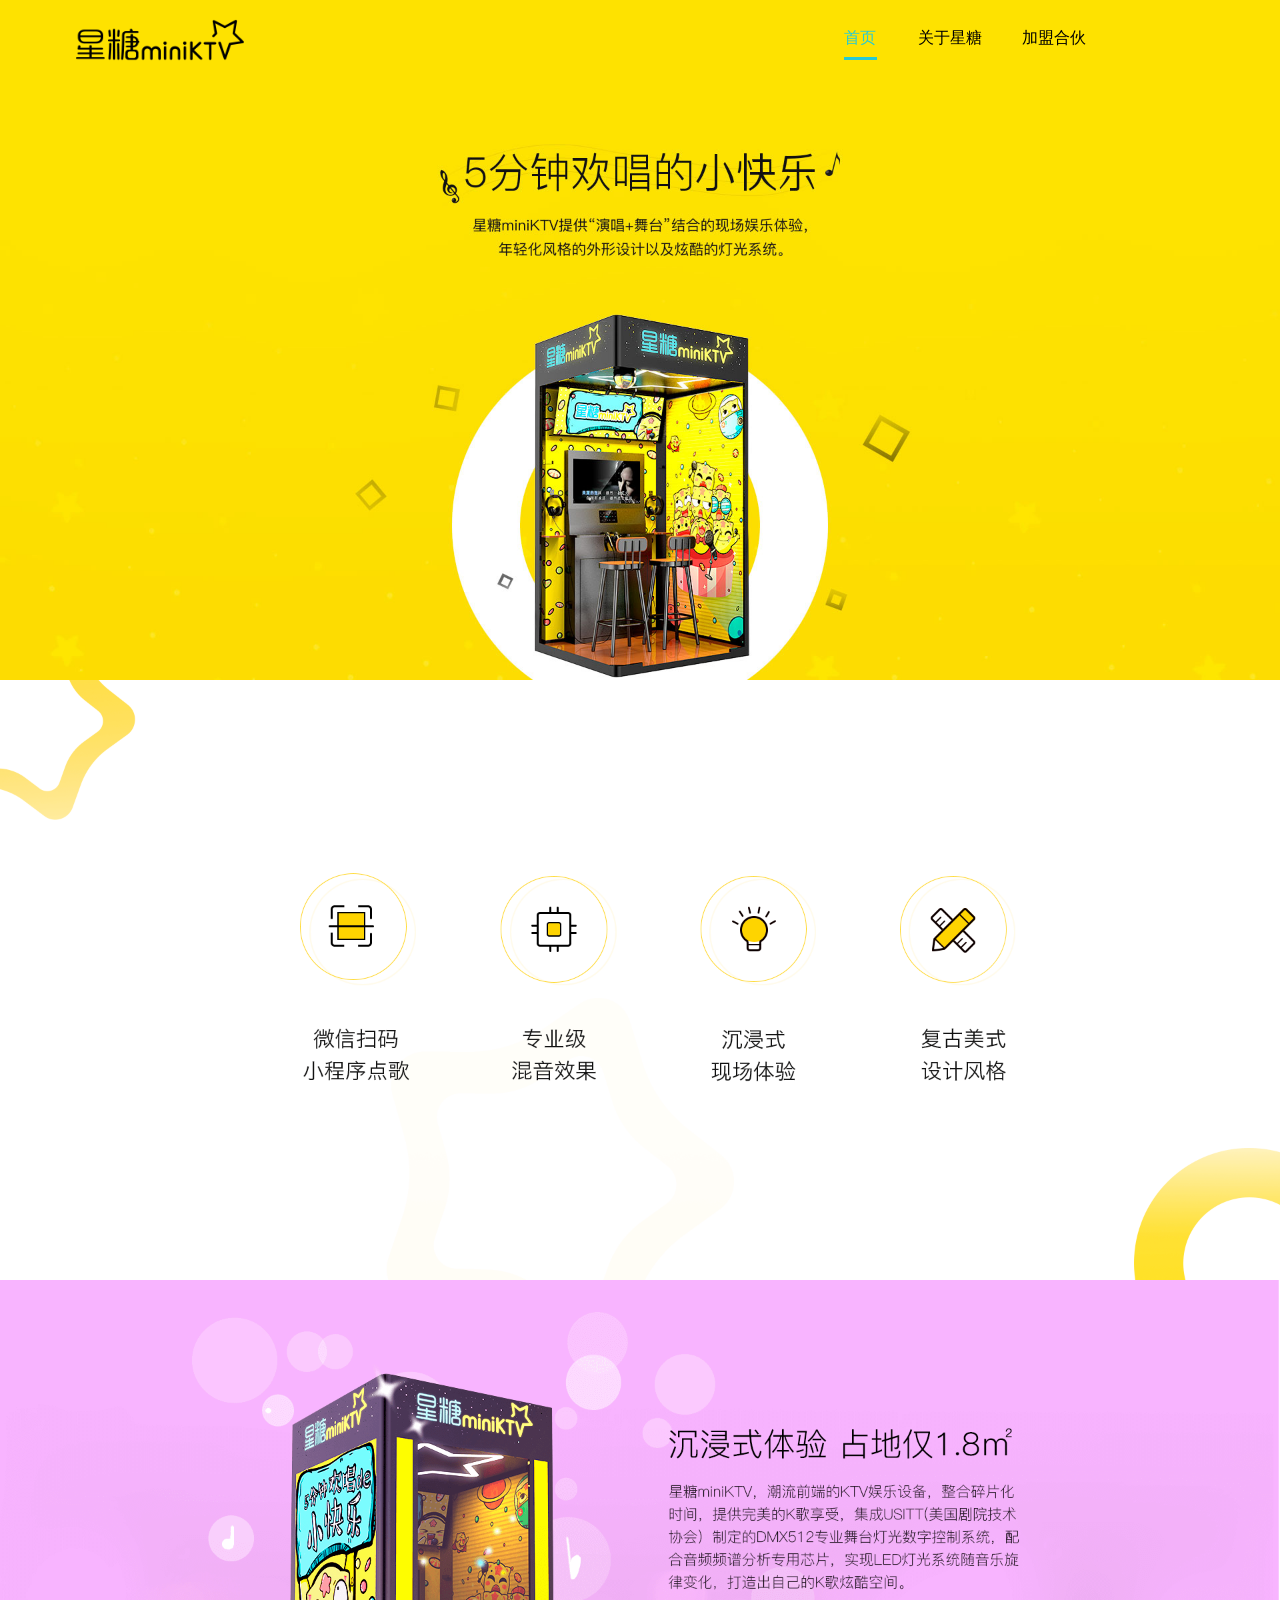
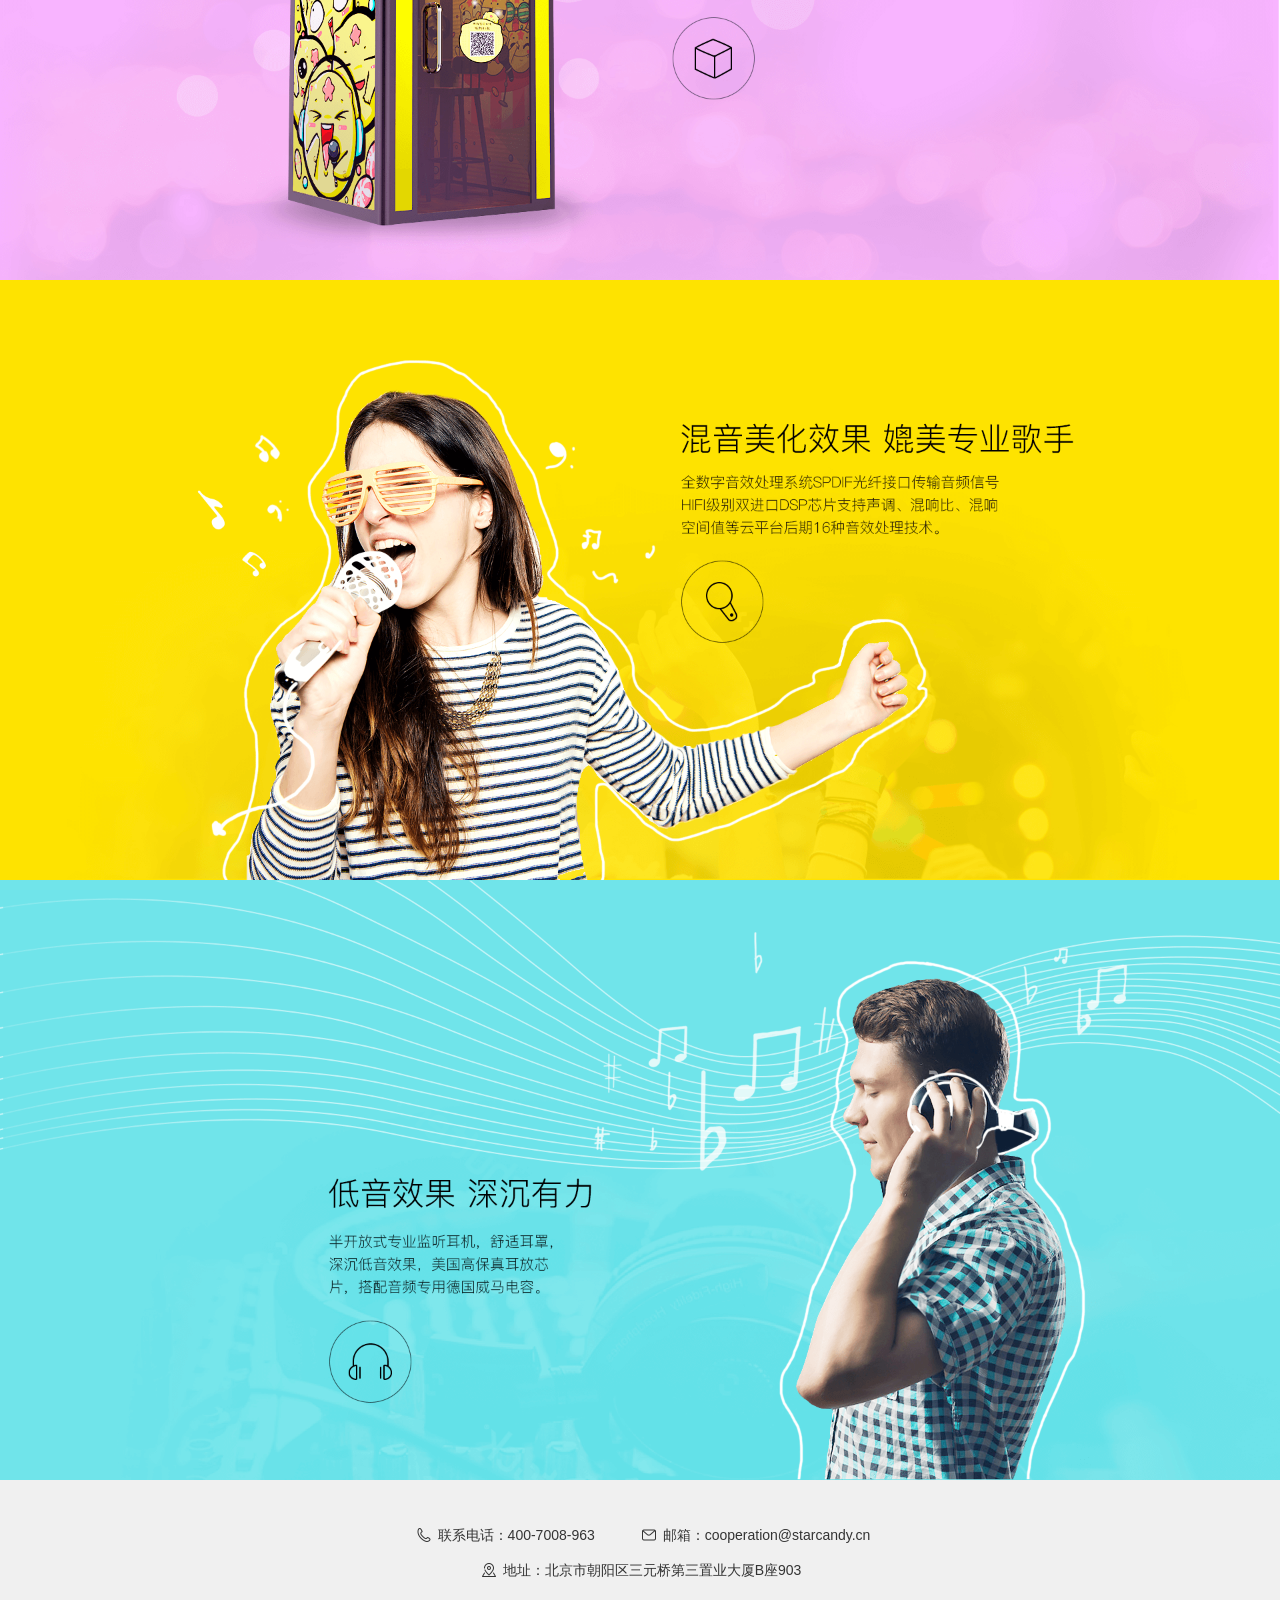
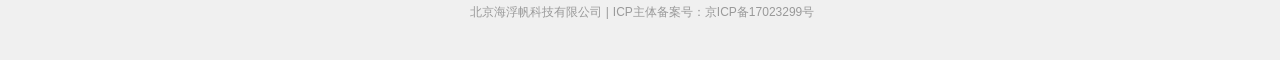
<file: index.html>
<!DOCTYPE html>
<html lang="en">
<head>
    <meta charset="UTF-8">
    <title>星糖miniKTV</title>
    <link href="./css/common.css" rel="stylesheet" type="text/css" />
    <link rel="icon" href="./images/logo.ico" type="image/x-icon" />
    <link rel="shortcut icon" href="./images/logo.ico" type="image/x-icon" />
</head>
<body>
<header>
    <div class="wraplogo">
    <img src="./images/logo.png" class="logo"></div>
    <nav>
        <div class="active"><span class="center">首页</span><span class="activebar activebar_index"></span></div>
        <div><a href="introduce.html">关于星糖</a></div>
        <div><a href="join.html">加盟合伙</a></div>
    </nav>
</header>
<div class="main">
    <img src="./images/index/1.jpg"><img src="./images/index/2.png"><img src="./images/index/3.png"><img src="./images/index/4.png"><img src="./images/index/5.png">
</div>
<footer>
    <div>
    <span><img src="./images/tel.png"><span>联系电话：400-7008-963</span></span>
    <span class="email"><img src="./images/email.png"><span>邮箱：cooperation@starcandy.cn</span></span>
    </div>
    <div class="address"><img src="./images/address.png"><span>地址：北京市朝阳区三元桥第三置业大厦B座903</span></div>
    <div class="record"><span>北京海浮帆科技有限公司</span><span>|</span><span>ICP主体备案号：京ICP备17023299号</span></div>
</footer>
</body>
</html>
</file>
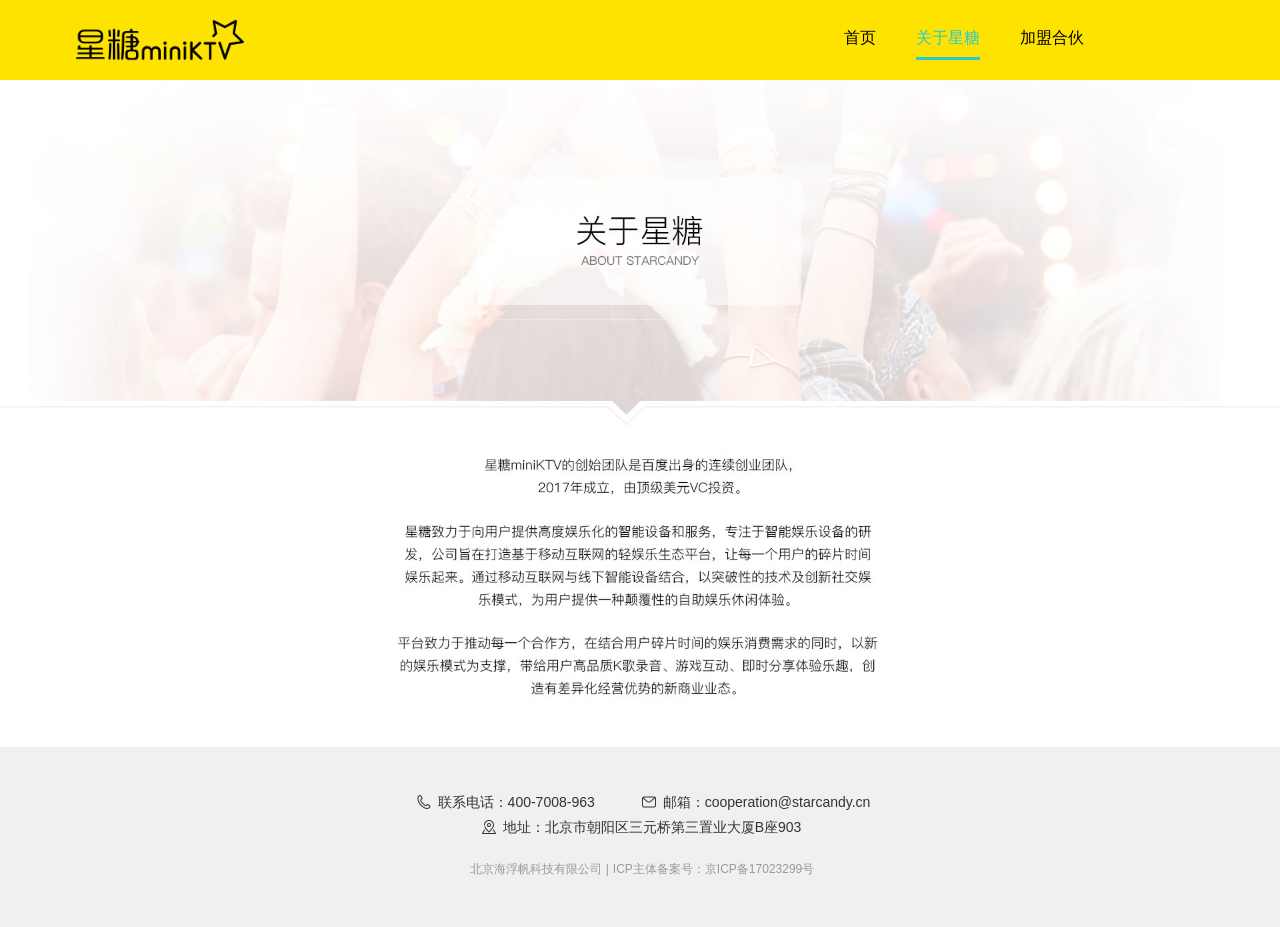
<file: introduce.html>
<!DOCTYPE html>
<html lang="en">
<head>
    <meta charset="UTF-8">
    <title>星糖miniKTV</title>
    <link href="./css/common.css" rel="stylesheet" type="text/css" />
    <link rel="shortcut icon" href="./images/logo.ico" type="image/x-icon" />
</head>
<body>
<header>
    <div class="wraplogo">
       <a href="index.html"><img src="./images/logo.png" class="logo"></a></div>
    <nav>
        <div><a href="index.html">首页</a></div>
        <div class="active"><span>关于星糖</span><span class="activebar"></span></div>
        <div><a href="join.html">加盟合伙</a></div>
    </nav>
</header>
<div class="main">
    <img src="./images/introduce/1.jpg">
</div>
<footer>
    <div>
        <span><img src="./images/tel.png"><span>联系电话：400-7008-963</span></span>
        <span class="email"><img src="./images/email.png"><span>邮箱：cooperation@starcandy.cn</span></span>
    </div>
    <div><img src="./images/address.png"><span>地址：北京市朝阳区三元桥第三置业大厦B座903</span></div>
    <div class="record"><span>北京海浮帆科技有限公司</span><span>|</span><span>ICP主体备案号：京ICP备17023299号</span></div>
</footer>
</body>
</html>
</file>
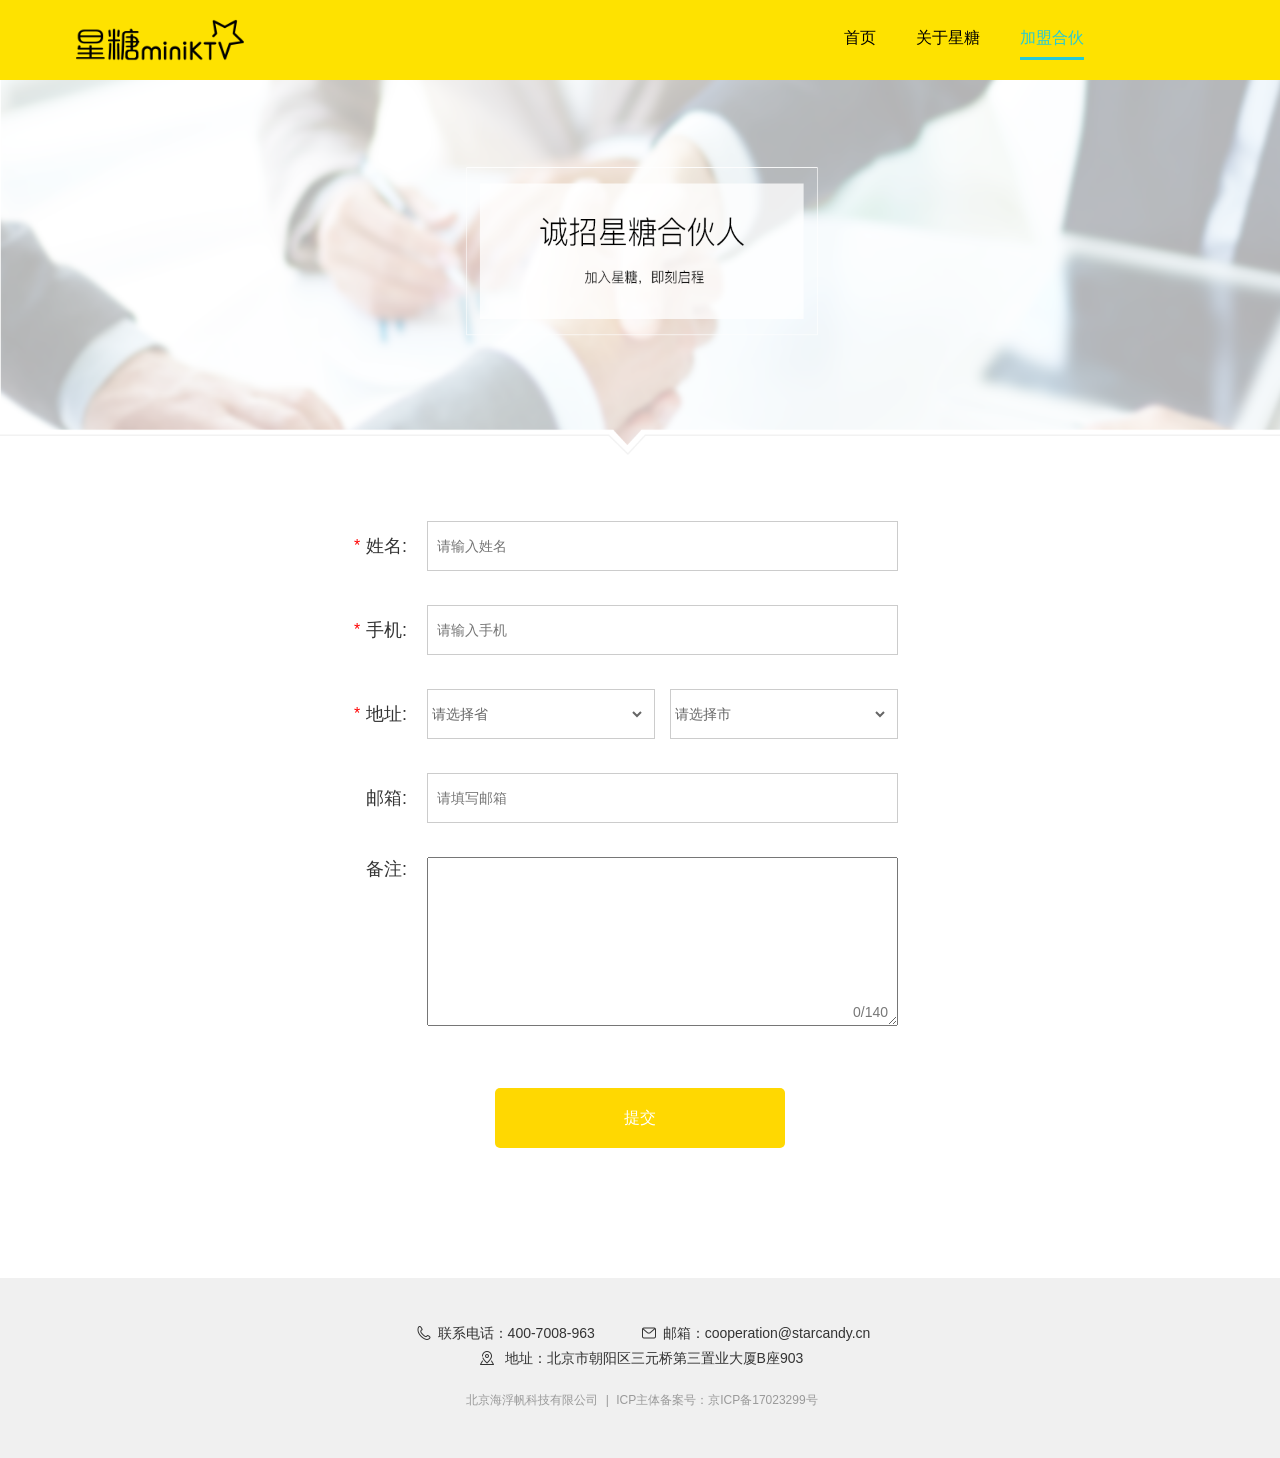
<file: join.html>
<!DOCTYPE html>
<html lang="en">
<head>
    <meta charset="UTF-8">
    <meta name="viewport" content="width=device-width, initial-scale=1, maximum-scale=1, user-scalable=no" />
    <title>星糖miniKTV</title>
    <link rel="shortcut icon" href="./images/logo.ico" type="image/x-icon" />
    <link href="./css/common.css" rel="stylesheet" type="text/css" />
    <link rel="stylesheet" type="text/css" href="css/join.css" />
    <script type="text/javascript" src="js/address.js"></script>
    <script type="text/javascript" src="js/join.js"></script>
    <!-- <script type="text/javascript" src="js/ajax.js"></script> -->
    <script src="js/jquery-2.1.1.min.js"></script>
</head>
<body>
    <div class="container">
        <header class="header">
            <div class="wraplogo">
               <a href="index.html"><img src="./images/logo.png" class="logo"></a></div>
            <nav>
                <div><a href="index.html">首页</a></div>
                <div><a href="introduce.html">关于星糖</a></div>
                <div class="active"><span>加盟合伙</span><span class="activebar"></span></div>
            </nav>
        </header>
        <div class="recruit container-center">
            
        </div>
        <!-- 表单内容-->
        <div id="main" class="main container-center">
            <div class="main_container">
                <div class="xt_name container-center">
                    <div class="name container-center">
                        <div class="name_box flex">
                            <div class="flex">
                                <p class="star align-items">*</p>
                                <label class="labels align-items">姓名:</label>
                            </div>
                            <div id="username_box" class="username_box container-center">
                                <input id="username" class="input" type="text" placeholder="请输入姓名" />
                            </div>
                        </div>
                        <div id="name_tips" class="tips name_tips flex">
                            <div class="tips_box align-items">
                                <img src="./images/join/tips.jpg"/>
                            </div>
                            
                            <div id="name_tips_content" class="tips_content align-items">
                                
                            </div>
                        </div>
                    </div>
                </div>

                <div class="xt_phone container-center marginTop">
                    <div class="phone container-center">
                        <div class="name_box flex">
                            <div class="flex">
                                <p class="star align-items">*</p>
                                <label class="labels align-items">手机:</label>
                            </div>
                            <div id="phone_box" class="username_box container-center">
                                <input id="phone" class="input" type="text" placeholder="请输入手机" />
                            </div>
                        </div>
                        <div id="phone_tips" class="tips name_tips flex">
                            <div class="tips_box">
                                <img src="./images/join/tips.jpg"/>
                            </div>
                            
                            <div id="phone_tips_content" class="tips_content ">
                                
                            </div>
                        </div>
                    </div>
                </div>
                


                <div class="xt_phone container-center marginTop">
                    <div class="phone container-center">
                        <div class="name_box flex">
                            <div class="flex">
                                <p class="star align-items">*</p>
                                <label class="labels align-items">地址:</label>
                            </div>
                            <div class="province_box flex">
                                <div id="province" class="province flex">
                                    <div class="province_content flex-end">
                                        <select class="cmbProvince" id="cmbProvince" name="cmbProvince">
                                        </select>
                                    </div>
                                </div>  
                                <div  id="city" class="city flex">
                                    <div class="city_content flex-end">
                                        <select id="cmbCity" class="cmbCity" name="cmbCity">
                                        </select>
                                    </div>
                                </div>
                            </div>
                        </div>
                        <div id="province_tips" class="tips name_tips flex">
                            <div class="tips_box">
                                <img src="./images/join/tips.jpg"/>
                            </div>
                            
                            <div id="province_city" class="tips_content ">
                            </div>
                        </div>
                    </div>
                </div>

                <div class="xt_phone container-center marginTop">
                    <div class="phone container-center">
                        <div class="name_box flex">
                            <div class="flex">
                                <p class="star align-items"></p>
                                <label class="labels align-items">邮箱:</label>
                            </div>
                            <div id="mail_box" class="username_box container-center">
                                <input id="usermail" class="input" type="text" placeholder="请填写邮箱" />
                            </div>
                        </div>
                        <div id="mail_tips" class="tips name_tips mail_tips flex">
                            <div class="tips_box">
                                <img src="./images/join/tips.jpg"/>
                            </div>
                            
                            <div class="tips_content ">
                                请填写正确的邮箱
                            </div>
                        </div>
                    </div>
                </div>

                <div class="xt_phone container-center marginTop">
                    <div class="phone container-center">
                        <div class="name_box flex">
                            <div class="flex">
                                <p class="star"></p>
                                <label class="labels">备注:</label>
                            </div>
                            <div class="remark">
                                <textarea id="remark_text" class="remark_text"></textarea>
                                <div id="font_tips" class="font_tips">
                                    <span id="word_number" class="word_number">0</span>/140
                                </div>
                            </div>
                        </div>
                        <div id="remark_tips" class="tips remark_tips name_tips flex">
                            <div class="tips_box">
                                <img src="./images/join/tips.jpg"/>
                            </div>
                            <div class="tips_content ">
                                限140字
                            </div>
                        </div>
                    </div>
                </div>
                <div id="submit" class="xt_submit container-center">
                    <div id="submit_content" class="submit container-center">提交</div>
                </div>
                
            </div>
        </div>
        <footer class="footer">
            <div>
                <span><img src="./images/tel.png"><span>联系电话：400-7008-963</span></span>
                <span class="email"><img src="./images/email.png"><span>邮箱：cooperation@starcandy.cn</span></span>
            </div>
            <div>
                <img src="./images/address.png">
                <span>地址：北京市朝阳区三元桥第三置业大厦B座903</span>
            </div>
            <div class="record">
                <span>北京海浮帆科技有限公司</span>
                <span>|</span>
                <span>ICP主体备案号：京ICP备17023299号</span>
            </div>
        </footer>
    </div>
    
    <script>
        
    </script>
</body>
</html>
</file>
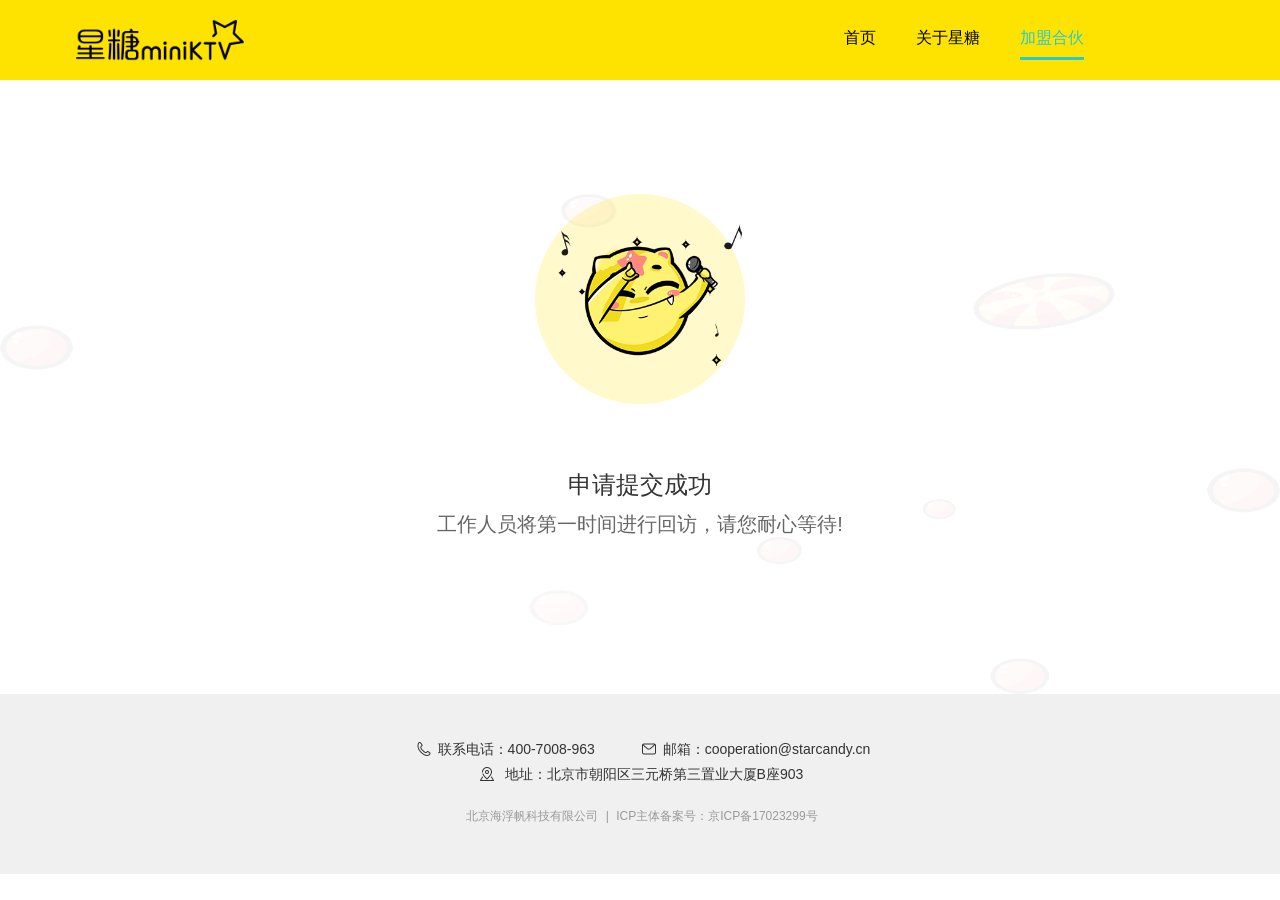
<file: joins.html>
<!DOCTYPE html>
<html lang="en">
<head>
    <meta charset="UTF-8">
    <meta name="viewport" content="width=device-width, initial-scale=1, maximum-scale=1, user-scalable=no" />
    <title>星糖miniKTV</title>
    <link rel="shortcut icon" href="./images/logo.ico" type="image/x-icon" />
    <link href="./css/common.css" rel="stylesheet" type="text/css" />
    <link rel="stylesheet" type="text/css" href="css/joins.css" />
</head>
<body>
    <div class="joins_container">
        <header class="header">
            <div class="wraplogo">
               <a href="index.html"><img src="./images/logo.png" class="logo"></a></div>
            <nav>
                <div><a href="index.html">首页</a></div>
                <div><a href="introduce.html">关于星糖</a></div>
                <div class="active"><span>加盟合伙</span><span class="activebar"></span></div>
            </nav>
        </header>
        <div class="success_container justify-content">
            <div class="sucessImg_content">
                <div class="justify-content">
                    <div class="successImg_box">
                        <img src="./images/joins/joins_img.png" />
                    </div>
                </div>
                <div>
                    <div class="apply_success container-center">申请提交成功</div>
                    <p class="work_return container-center">
                        工作人员将第一时间进行回访，请您耐心等待!
                    </p>
                </div>
            </div>
        </div>
        <footer class="footer">
            <div>
                <span><img src="./images/tel.png"><span>联系电话：400-7008-963</span></span>
                <span class="email"><img src="./images/email.png"><span>邮箱：cooperation@starcandy.cn</span></span>
            </div>
            <div>
                <img src="./images/address.png">
                <span>地址：北京市朝阳区三元桥第三置业大厦B座903</span>
            </div>
            <div class="record">
                <span>北京海浮帆科技有限公司</span>
                <span>|</span>
                <span>ICP主体备案号：京ICP备17023299号</span>
            </div>
        </footer>
    </div>
    <script>

    </script>
</body>
</html>
</file>
<file: css/common.css>
html,body,div,h1,h2,h3,h4,h5,h6,ul,li,ol,p,input,label{
    margin:0;
    padding:0;
}
*{
    margin: 0;
    padding: 0;
}
.center{
    text-align: right;
    padding-right: 2px;
}
.flex{
    display: flex;
}
.container-center{
    display: flex;
    justify-content: center;
    align-items: center;
}
.flex-start{
    display: flex;
    justify-content: flex-start;
    align-items: center;
}
.flex-end{
    display: flex;
    justify-content: flex-end;
    align-items: center;
}
.align-items{
    display: flex;
    align-items: center;
}
.justify-content{
    display: flex;
    justify-content: center;
}
html{
    font-family: PingFangSC-Regular, sans-serif;
}
html,body{
    width: 100%;
    height: 100%;
}
a{
    text-decoration: none;
    color: #000000;
}
.active{
    color:#26cad3;
    display: flex;
    flex-direction: column;
}
.activebar{
    width: 64px;
    height: 3px;
    margin-top: 8px;
    background:#26cad3;
}
.activebar_index{
     width: 33px;
}

header{
    background:#fee200;
    color:#000;
    display: flex;
    height: 80px;
    align-items: center;
    justify-content: center;
}
.marginTop{
    margin-top: 34px;
}
.wraplogo{
    width:168px;
    height:42px;
}
.logo{
    width: 100%;
    height: 100%;
}
nav{
    display: flex;
    width:400px;
    margin-left: 560px;
    margin-top: 8px;
}
nav div{
   margin-left: 40px;
}
nav div:hover {
    cursor: pointer;
}
nav div>a:hover{
    color:#26cad3;
}
.container .main{
    width: 100%;
    padding-top: 56px;
}
.main img{
    width: 100%;
    height:100%;
    display: block;
}
footer{
    width:100%;
    height:100px;
    font-size: 14px;
    background: #f0f0f0;
    padding: 40px 0;
    text-align: center;
    font-size: 14px;
    color:#333333;
}
footer img{
    width: 20px;
    height: 20px;
    position: relative;
    top:5px;
}
footer span{
    margin-left: 4px;
}
.email{
    margin-left: 40px;
}
.address{
    margin-top: 10px;
}
.record{
    font-size: 12px;
    color:#999999;
    margin-top:24px;
}
.padding-top-bottom{
    padding: 10px 0;
}
</file>
<file: css/join.css>
.container{
    width: 100%;
    height: 100%;
}
img{
    width: 100%;
    height: 100%;
}
.container .header{
    background: #fee200;
    color: #000;
    display: flex;
    height: 80px;
    align-items: center;
    justify-content: center;
}
.container .footer{
    width: 100%;
    height: 100px;
    font-size: 14px;
    background: #f0f0f0;
    padding: 40px 0;
    text-align: center;
    font-size: 14px;
    color:#333333;
}
.main_container{
    width: 100%;
    height: 100%;
    //background: #9f9;
    padding: 10px;
    box-sizing: border-box;
    position: relative;
    z-index: 1;
}
/*招募合伙人模块*/
.recruit{
    width: 100%;
    height: 375px;
    position: relative;
    background: url(../images/join/recruit.jpg) no-repeat;
    background-size: 100% 100%;
}
.recruit_container{
    width: 525px;
    height: 235px;
    border: 1px solid #fff;
}
.recruit_content{
    width: 485px;
    height: 190px;
    background: rgba(255,255,255,0.5);
}
.advertiser{
    font-size: 44px;
    margin: 48px 0 34px 0;
    font-family: PingFangSC-Regular;
}
/*表单模块*/
/*公共模块*/
.star {
    color: red;
    width: 10px;
}
.labels {
    font-size: 18px;
    color: #333;
    padding: 0 20px 0 2px;
}
.tips_img{
    width: 22px;
    height: 22px;
}
.tips_content{
    padding-left: 10px;
    flex: 1;
    height: 22px;
}
.tips{
    width: 200px;
    height: 50px;
    font-size: 14px;
    color: #999;
    position: absolute;
    top: 0;
    left: 565px;
    display: flex;
    visibility: hidden;
    padding: 14px 0;
}
.tips_box{
    width: 22px;
    height: 22px;
    //display: inline-block;
}
/*所有输入框*/
.input{
    font-size: 14px;
    color: #666;
    width: 451px;
    height: 48px;
    outline: none;
    border: 0;
    box-sizing: border-box;
}
/*姓名：*/
.name,.phone{
    width: 572px;
    position: relative;
}
.name_box{
    width: 100%;
}
.username_box{
    width: 469px;
    height: 48px;
    //background: #f99;
    //padding: 9px;
    border: 1px solid #ccc;
}
// .name_tips{
//     height: 32px;
//     font-size: 14px;
//     color: #999;
//     position: absolute;
//     left: 572px;
//     display: flex;
//     visibility: hidden;
// }
.phone .phone_tips{
    visibility: hidden;
}
.mail_tips{
    visibility: hidden;
}

.remark_tips{
    visibility: hidden;
}
/*省和市*/
.province_box{
    width: 471px;
}
.province{
    width: 217px;
    height: 48px;
    //color: #999;
    background: #fff;
    border: 1px solid #ccc;
    margin-right: 15px;
    padding-right: 9px;
}
.select_province{
    width: 80px;
    color: #999;
    font-size: 14px;
}
.province_content{
    flex: 1;
}
.province_content .cmbProvince {
    width: 100%;
    height: 48px;
    font-size: 14px;
    color: #666;
}
.select_city{
    color: #999;
    font-size: 14px;
    width: 80px;
}
.city_content {
    flex: 1;
}
.city_content .cmbCity {
    width: 100%;
    height: 48px;
    font-size: 14px;
    color: #666;
}
.city{
    width: 217px;
    height: 48px;
    //color: #999;
    background: #fff;
    border: 1px solid #ccc;
    //flex: 1;
    padding-right: 9px;
}
select{
    border: 0;
    background: #fff;
    outline: none;
}
// .select_area{
//     width: 120px;
// }
/*备注*/
.remark {
    position: relative;
}
.remark .font_tips {
    position: absolute;
    right: 10px;
    bottom: 10px;
    font-size: 14px;
    color: #777;
}

.remark .remark_text{
    width: 471px;
    height: 169px;
    padding: 5px;
    box-sizing: border-box; 
    outline: none;
}
.usermail{
    width: 300px;
}
.xt_submit {
    margin: 58px 0 120px 0;
}
.submit{
    width: 290px;
    height: 60px;
    background: #ffd801;
    border-radius: 5px;
    color: #ffffff;
}
/*成功提交的遮罩层*/
.success_submit{
    width: 200px;
    height: 200px;
    position: absolute;
    top: 0;
    right: 0;
    bottom: 0;
    left: 0;
    margin: auto;
    background: #f99;
    display: none;
    z-index: 1002;
}
/*遮罩层*/
.shade{
    width: 100%;
    height: 100%;
    position: absolute;
    top: 0;
    //right: 0;
    //bottom: 0;
    left: 0;
    //margin: auto;
    background: #000;
    opacity: 0.7;
    display: none;
    z-index: 1001;
}
/*提交不成功的遮罩层*/
.again_submit{
    width: 200px;
    height: 200px;
    position: absolute;
    top: 0;
    right: 0;
    bottom: 0;
    left: 0;
    margin: auto;
    background: #f99;
    display: none;
    z-index: 1002;
}
/*关闭*/
.close{
    width: 100:%;
    height: 30px;
    background: red;
}
</file>
<file: css/joins.css>
.joins_container{
	width: 100%;
	height: 100%;
	//display: flex;
	//flex-direction: column;
}
.header{
	height: 80px;
}
.footer{
	height: 100px;
}
.success_container{
	margin-top: 114px;
	height: 500px;
	//flex: 1;
    width: 100%;
    //height: 100%;
    background: url(../images/joins/joins_background.png) no-repeat;
   	background-size: 100% 100%;
}
.sucessImg_content {
	width: 500px;
}
.successImg_box{
	width: 210px;
	height: 210px;
}
img{
	width: 100%;
	height: 100%;
}
.apply_success{
	padding: 65px 0 10px 0;
	font-size: 24px;
	color: #333;
}
.work_return{
	font-size: 20px;
	color: #666;
}
</file>
